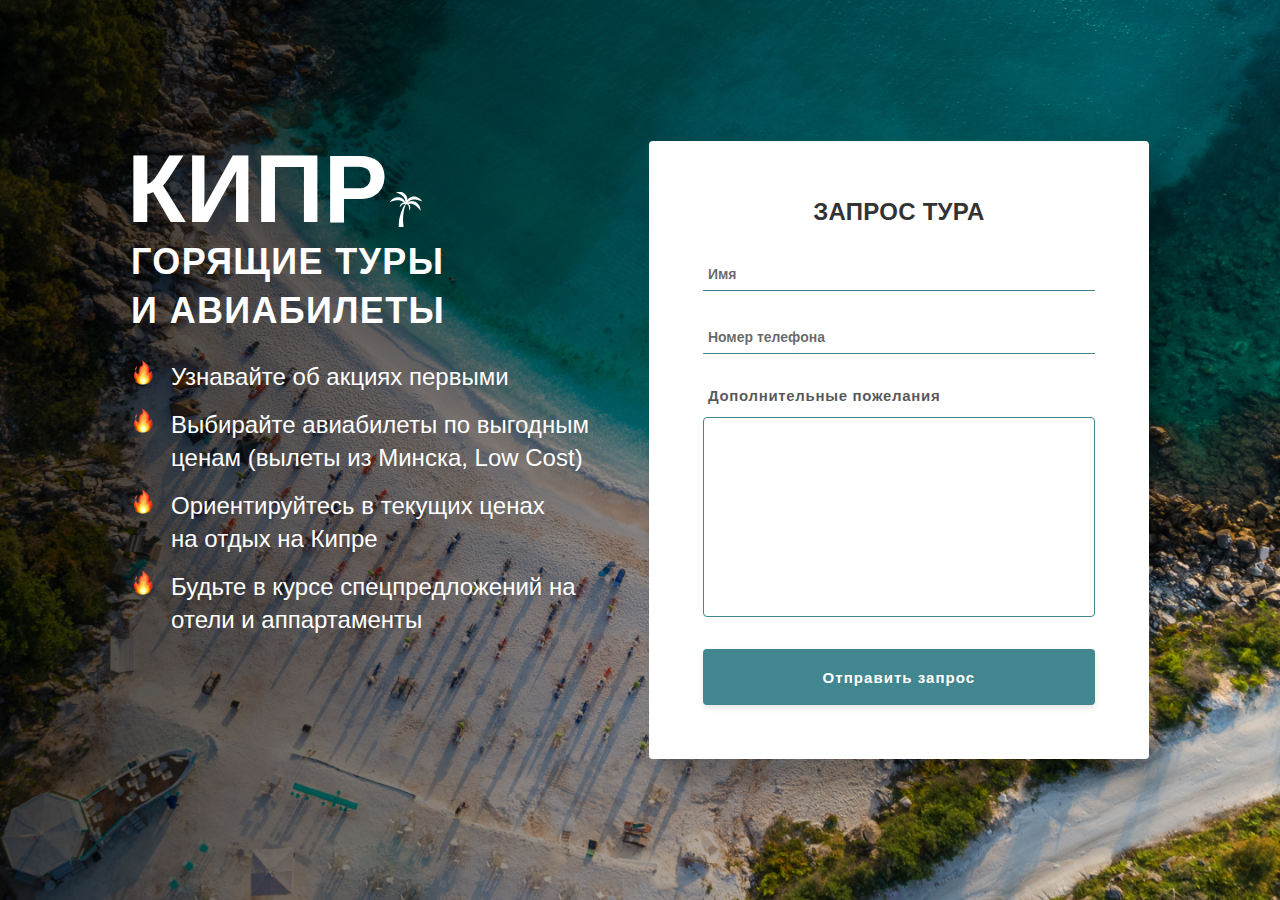
<file: request/index.html>
<html lang="ru">
<head>
	<!-- Global site tag (gtag.js) - Google Analytics -->
	<script async src="https://www.googletagmanager.com/gtag/js?id=UA-156931393-1"></script>
	<script>
		window.dataLayer = window.dataLayer || [];
		function gtag(){dataLayer.push(arguments);}
		gtag('js', new Date());
	
		gtag('config', 'UA-156931393-1');
	</script>
	<!-- Yandex.Metrika counter -->
<script type="text/javascript" >
   (function(m,e,t,r,i,k,a){m[i]=m[i]||function(){(m[i].a=m[i].a||[]).push(arguments)};
   m[i].l=1*new Date();k=e.createElement(t),a=e.getElementsByTagName(t)[0],k.async=1,k.src=r,a.parentNode.insertBefore(k,a)})
   (window, document, "script", "https://mc.yandex.ru/metrika/tag.js", "ym");

   ym(57169573, "init", {
        clickmap:true,
        trackLinks:true,
        accurateTrackBounce:true
   });
</script>
<noscript><div><img src="https://mc.yandex.ru/watch/57169573" style="position:absolute; left:-9999px;" alt="" /></div></noscript>
<!-- /Yandex.Metrika counter -->
    <meta charset="UTF-8">
    <meta name="viewport" content="width=device-width, initial-scale=1.0">
    <meta http-equiv="X-UA-Compatible" content="ie=edge">
	<meta property="og:title" content="Отдых на Кипре">
	<meta property="og:image" content="https://alexeyshulga.github.io/promo-kipr/assets/img/promo-kipr-bg.jpg">
	<meta property="og:url" content="https://alexeyshulga.github.io/promo-kipr/">
	<meta property="og:description" content="Горящие туры и авиабилеты. Ориентируйтесь в текущих ценах на отдых на Кипре!">
    <link rel="shortcut icon" href="./assets/img/fav-icon.png" type="image/x-icon">
    <link rel="stylesheet" href="styles.css">
    <title>Кипр: горящие туры и авиабилеты</title>
	<script type="text/javascript" charset="utf-8" src="//d3rxaij56vjege.cloudfront.net/form-serialize/0.3/serialize.min.js"></script>
</head>

<body>
    <div class="container promo">
        <div class="row">
            <div class="col-xl-6 col-lg-12 col-md-12 col-sm-12 col-12 block-text">
                <div class="hidden-mobile">
                    <p class="title text-uppercase">Кипр <img src="assets/img/palm.png" alt="Пальма"></p>
                    <span class="subtitle text-uppercase">Горящие туры<br>и авиабилеты</span>
                </div>
                <div class="show-mobile mobile-promo-text">
                    <p class="title-mobile text-uppercase">Кипр</p>
                    <span class="subtitle-mobile text-uppercase"> Горящие туры <br>и авиабилеты<img src="assets/img/palm.png" alt="Пальма" class="palm-mobile"></span>
                </div>
                <ul class="features-list">
                    <li>Узнавайте об акциях первыми</li>
                    <li>Выбирайте авиабилеты по выгодным <br>
                        ценам (вылеты из Минска, Low Cost)</li>
                    <li>Ориентируйтесь в текущих ценах
                        <br> на отдых на Кипре</li>
                    <li>Будьте в курсе спецпредложений на <br> отели и аппартаменты</li>
                </ul>
                <!--<p class="show-mobile newsletter-title text-uppercase">Подписка на горящие туры</p>
            <a href="#_form_1_" class="show-mobile"><img src="assets/img/to-bottom.png" alt="Вниз" class="to-bottom"></a>-->
            </div>
            <div class="col-xl-6 col-lg-12 col-md-12 col-sm-12 col-12">
              <div class="_form-wrapper">
                
                <form method="POST" action="https://cyptus.activehosted.com/proc.php" id="_form_14_" class="_form _form_14 _inline-form  _dark" novalidate="">
                  <input type="hidden" name="u" value="14" data-name="u">
                  <input type="hidden" name="f" value="14" data-name="f">
                  <input type="hidden" name="s" data-name="s">
                  <input type="hidden" name="c" value="0" data-name="c">
                  <input type="hidden" name="m" value="0" data-name="m">
                  <input type="hidden" name="act" value="sub" data-name="act">
                  <input type="hidden" name="v" value="2" data-name="v">
                  <div class="_form-content">
                    <div class="_form_element _x82817602 _full_width _clear">
                      <div class="_form-title">
                        Запрос тура
                      </div>
                    </div>
                    <div class="_form_element _x73625232 _full_width ">
                      
                      <div style="
                      padding-bottom: 15px;
                  " class="_field-wrapper">
                        <input class="form-input" type="text" name="fullname" placeholder="Имя" data-name="fullname">
                      </div>
                    </div>
                    <div style="
                    padding-bottom: 10px;
                " class="_form_element _x84284523 _full_width ">
                      
                      <div class="_field-wrapper">
                        <input class="form-input" type="text" name="phone" placeholder="Номер телефона" required="" data-name="phone">
                      </div>
                    </div>
                    <div class="_form_element _x27639111 _full_width ">
                      
                      <div style="display: none;" class="_field-wrapper">
                        <input class="form-input" type="text" name="email" placeholder="Email" value="block@block.block" data-name="email">
                      </div>
                    </div>
                    <div class="_form_element _field37 _full_width ">
                      <label style="font-weight: 600;
                      font-size: 15px;
                      line-height: 25px;
                      letter-spacing: 0.045em;
                      color: rgba(12, 11, 11, 0.7);
                      " class="_form-label">
                        Дополнительные пожелания
                      </label>
                      <div class="_field-wrapper">
                        <textarea style="    height: 200px;
                        border: 1px solid #42868F;
                        box-sizing: border-box;
                        border-radius: 4px;"  name="field[37]" placeholder="" data-name="__2"></textarea>
                      </div>
                    </div>
                    <div style="padding-top: 22px;" class="_button-wrapper _full_width">
                      <button id="_form_14_submit" class="_submit" type="submit">
                        Отправить запрос
                      </button>
                    </div s>
                    <div class="_clear-element">
                    </div>
                  </div>
                  <div class="_form-thank-you" style="display:none;">
                    
                  </div>
                </form><script type="text/javascript">
                window.cfields = {"37":"__2"};
                window._show_thank_you = function(id, message, trackcmp_url) {
                  var form = document.getElementById('_form_' + id + '_'), thank_you = form.querySelector('._form-thank-you');
                  form.querySelector('._form-content').style.display = 'none';
                  thank_you.innerHTML = message;
                  thank_you.style.display = 'block';
                  if (typeof(trackcmp_url) != 'undefined' && trackcmp_url) {
                    // Site tracking URL to use after inline form submission.
                    _load_script(trackcmp_url);
                  }
                  if (typeof window._form_callback !== 'undefined') window._form_callback(id);
                };
                window._show_error = function(id, message, html) {
                  var form = document.getElementById('_form_' + id + '_'), err = document.createElement('div'), button = form.querySelector('button'), old_error = form.querySelector('._form_error');
                  if (old_error) old_error.parentNode.removeChild(old_error);
                  err.innerHTML = message;
                  err.className = '_error-inner _form_error _no_arrow';
                  var wrapper = document.createElement('div');
                  wrapper.className = '_form-inner';
                  wrapper.appendChild(err);
                  button.parentNode.insertBefore(wrapper, button);
                  document.querySelector('[id^="_form"][id$="_submit"]').disabled = false;
                  if (html) {
                    var div = document.createElement('div');
                    div.className = '_error-html';
                    div.innerHTML = html;
                    err.appendChild(div);
                  }
                };
                window._load_script = function(url, callback) {
                  var head = document.querySelector('head'), script = document.createElement('script'), r = false;
                  script.type = 'text/javascript';
                  script.charset = 'utf-8';
                  script.src = url;
                  if (callback) {
                    script.onload = script.onreadystatechange = function() {
                      if (!r && (!this.readyState || this.readyState == 'complete')) {
                        r = true;
                        callback();
                      }
                    };
                  }
                  head.appendChild(script);
                };
                (function() {
                  if (window.location.search.search("excludeform") !== -1) return false;
                  var getCookie = function(name) {
                    var match = document.cookie.match(new RegExp('(^|; )' + name + '=([^;]+)'));
                    return match ? match[2] : null;
                  }
                  var setCookie = function(name, value) {
                    var now = new Date();
                    var time = now.getTime();
                    var expireTime = time + 1000 * 60 * 60 * 24 * 365;
                    now.setTime(expireTime);
                    document.cookie = name + '=' + value + '; expires=' + now + ';path=/';
                  }
                      var addEvent = function(element, event, func) {
                    if (element.addEventListener) {
                      element.addEventListener(event, func);
                    } else {
                      var oldFunc = element['on' + event];
                      element['on' + event] = function() {
                        oldFunc.apply(this, arguments);
                        func.apply(this, arguments);
                      };
                    }
                  }
                  var _removed = false;
                  var form_to_submit = document.getElementById('_form_14_');
                  var allInputs = form_to_submit.querySelectorAll('input, select, textarea'), tooltips = [], submitted = false;
                
                  var getUrlParam = function(name) {
                    var regexStr = '[\?&]' + name + '=([^&#]*)';
                    var results = new RegExp(regexStr, 'i').exec(window.location.href);
                    return results != undefined ? decodeURIComponent(results[1]) : false;
                  };
				  var visible_inputs = 0;
				  var gets_inputs = 0;
                  for (var i = 0; i < allInputs.length; i++) {
				  
					var style = window.getComputedStyle(allInputs[i], null);
					var style_parent = window.getComputedStyle(allInputs[i].parentElement, null);
					if (style.display !== 'none' && style_parent.display !== 'none' ) {
						visible_inputs++;
					}
				  
                    var regexStr = "field\\[(\\d+)\\]";
                    var results = new RegExp(regexStr).exec(allInputs[i].name);
                    if (results != undefined) {
                      allInputs[i].dataset.name = window.cfields[results[1]];
                    } else {
                      allInputs[i].dataset.name = allInputs[i].name;
                    }
                    var fieldVal = getUrlParam(allInputs[i].dataset.name);
                
                    if (fieldVal) {
                      if (allInputs[i].dataset.autofill === "false") {
                        continue;
                      }
					  gets_inputs++;
                      if (allInputs[i].type == "radio" || allInputs[i].type == "checkbox") {
                        if (allInputs[i].value == fieldVal) {
                          allInputs[i].checked = true;
                        }
                      } else {
                        allInputs[i].value = fieldVal;
                      }
                    }
                  }
				  
				  if(gets_inputs == visible_inputs && gets_inputs != 0)
					form_to_submit.submit();
                
                  var remove_tooltips = function() {
                    for (var i = 0; i < tooltips.length; i++) {
                      tooltips[i].tip.parentNode.removeChild(tooltips[i].tip);
                    }
                    tooltips = [];
                  };
                  var remove_tooltip = function(elem) {
                    for (var i = 0; i < tooltips.length; i++) {
                      if (tooltips[i].elem === elem) {
                        tooltips[i].tip.parentNode.removeChild(tooltips[i].tip);
                        tooltips.splice(i, 1);
                        return;
                      }
                    }
                  };
                  var create_tooltip = function(elem, text) {
                    var tooltip = document.createElement('div'), arrow = document.createElement('div'), inner = document.createElement('div'), new_tooltip = {};
                    if (elem.type != 'radio' && elem.type != 'checkbox') {
                      tooltip.className = '_error';
                      arrow.className = '_error-arrow';
                      inner.className = '_error-inner';
                      inner.innerHTML = text;
                      tooltip.appendChild(arrow);
                      tooltip.appendChild(inner);
                      elem.parentNode.appendChild(tooltip);
                    } else {
                      tooltip.className = '_error-inner _no_arrow';
                      tooltip.innerHTML = text;
                      elem.parentNode.insertBefore(tooltip, elem);
                      new_tooltip.no_arrow = true;
                    }
                    new_tooltip.tip = tooltip;
                    new_tooltip.elem = elem;
                    tooltips.push(new_tooltip);
                    return new_tooltip;
                  };
                  var resize_tooltip = function(tooltip) {
                    var rect = tooltip.elem.getBoundingClientRect();
                    var doc = document.documentElement, scrollPosition = rect.top - ((window.pageYOffset || doc.scrollTop)  - (doc.clientTop || 0));
                    if (scrollPosition < 40) {
                      tooltip.tip.className = tooltip.tip.className.replace(/ ?(_above|_below) ?/g, '') + ' _below';
                    } else {
                      tooltip.tip.className = tooltip.tip.className.replace(/ ?(_above|_below) ?/g, '') + ' _above';
                    }
                  };
                  var resize_tooltips = function() {
                    if (_removed) return;
                    for (var i = 0; i < tooltips.length; i++) {
                      if (!tooltips[i].no_arrow) resize_tooltip(tooltips[i]);
                    }
                  };
                  var validate_field = function(elem, remove) {
                    var tooltip = null, value = elem.value, no_error = true;
                    remove ? remove_tooltip(elem) : false;
                    if (elem.type != 'checkbox') elem.className = elem.className.replace(/ ?_has_error ?/g, '');
                    if (elem.getAttribute('required') !== null) {
                      if (elem.type == 'radio' || (elem.type == 'checkbox' && /any/.test(elem.className))) {
                        var elems = form_to_submit.elements[elem.name];
                        if (!(elems instanceof NodeList || elems instanceof HTMLCollection) || elems.length <= 1) {
                          no_error = elem.checked;
                        }
                        else {
                          no_error = false;
                          for (var i = 0; i < elems.length; i++) {
                            if (elems[i].checked) no_error = true;
                          }
                        }
                        if (!no_error) {
                          tooltip = create_tooltip(elem, "Выберите вариант.");
                        }
                      } else if (elem.type =='checkbox') {
                        var elems = form_to_submit.elements[elem.name], found = false, err = [];
                        no_error = true;
                        for (var i = 0; i < elems.length; i++) {
                          if (elems[i].getAttribute('required') === null) continue;
                          if (!found && elems[i] !== elem) return true;
                          found = true;
                          elems[i].className = elems[i].className.replace(/ ?_has_error ?/g, '');
                          if (!elems[i].checked) {
                            no_error = false;
                            elems[i].className = elems[i].className + ' _has_error';
                            err.push("Требуется проверка %s".replace("%s", elems[i].value));
                          }
                        }
                        if (!no_error) {
                          tooltip = create_tooltip(elem, err.join('<br/>'));
                        }
                      } else if (elem.tagName == 'SELECT') {
                        var selected = true;
                        if (elem.multiple) {
                          selected = false;
                          for (var i = 0; i < elem.options.length; i++) {
                            if (elem.options[i].selected) {
                              selected = true;
                              break;
                            }
                          }
                        } else {
                          for (var i = 0; i < elem.options.length; i++) {
                            if (elem.options[i].selected && !elem.options[i].value) {
                              selected = false;
                            }
                          }
                        }
                        if (!selected) {
                          elem.className = elem.className + ' _has_error';
                          no_error = false;
                          tooltip = create_tooltip(elem, "Выберите вариант.");
                        }
                      } else if (value === undefined || value === null || value === '') {
                        elem.className = elem.className + ' _has_error';
                        no_error = false;
                        tooltip = create_tooltip(elem, "Это поле обязательно к заполнению.");
                      }
                    }
                    if (no_error && elem.name == 'email') {
                      if (!value.match(/^[\+_a-z0-9-'&=]+(\.[\+_a-z0-9-']+)*@[a-z0-9-]+(\.[a-z0-9-]+)*(\.[a-z]{2,})$/i)) {
                        elem.className = elem.className + ' _has_error';
                        no_error = false;
                        tooltip = create_tooltip(elem, "Введите действительный адрес электронной почты.");
                      }
                    }
                    if (no_error && /date_field/.test(elem.className)) {
                      if (!value.match(/^\d\d\d\d-\d\d-\d\d$/)) {
                        elem.className = elem.className + ' _has_error';
                        no_error = false;
                        tooltip = create_tooltip(elem, "Введите действительную дату.");
                      }
                    }
                    tooltip ? resize_tooltip(tooltip) : false;
                    return no_error;
                  };
                  var needs_validate = function(el) {
                    return el.name == 'email' || el.getAttribute('required') !== null;
                  };
                  var validate_form = function(e) {
                    var err = form_to_submit.querySelector('._form_error'), no_error = true;
                    if (!submitted) {
                      submitted = true;
                      for (var i = 0, len = allInputs.length; i < len; i++) {
                        var input = allInputs[i];
                        if (needs_validate(input)) {
                          if (input.type == 'text') {
                            addEvent(input, 'blur', function() {
                              this.value = this.value.trim();
                              validate_field(this, true);
                            });
                            addEvent(input, 'input', function() {
                              validate_field(this, true);
                            });
                          } else if (input.type == 'radio' || input.type == 'checkbox') {
                            (function(el) {
                              var radios = form_to_submit.elements[el.name];
                              for (var i = 0; i < radios.length; i++) {
                                addEvent(radios[i], 'click', function() {
                                  validate_field(el, true);
                                });
                              }
                            })(input);
                          } else if (input.tagName == 'SELECT') {
                            addEvent(input, 'change', function() {
                              validate_field(this, true);
                            });
                          } else if (input.type == 'textarea'){
                            addEvent(input, 'input', function() {
                              validate_field(this, true);
                            });
                          }
                        }
                      }
                    }
                    remove_tooltips();
                    for (var i = 0, len = allInputs.length; i < len; i++) {
                      var elem = allInputs[i];
                      if (needs_validate(elem)) {
                        if (elem.tagName.toLowerCase() !== "select") {
                          elem.value = elem.value.trim();
                        }
                        validate_field(elem) ? true : no_error = false;
                      }
                    }
                    if (!no_error && e) {
                      e.preventDefault();
                    }
                    resize_tooltips();
                    return no_error;
                  };
                  addEvent(window, 'resize', resize_tooltips);
                  addEvent(window, 'scroll', resize_tooltips);
                  window._old_serialize = null;
                  if (typeof serialize !== 'undefined') window._old_serialize = window.serialize;
                  _load_script("//d3rxaij56vjege.cloudfront.net/form-serialize/0.3/serialize.min.js", function() {
                    window._form_serialize = window.serialize;
                    if (window._old_serialize) window.serialize = window._old_serialize;
                  });
                  var form_submit = function(e) {
                    e.preventDefault();
                    if (validate_form()) {
                      // use this trick to get the submit button & disable it using plain javascript
                      document.querySelector('#_form_14_submit').disabled = true;
                            var serialized = _form_serialize(document.getElementById('_form_14_'));
                      var err = form_to_submit.querySelector('._form_error');
                      err ? err.parentNode.removeChild(err) : false;
                      _load_script('https://cyptus.activehosted.com/proc.php?' + serialized + '&jsonp=true');
                    }
                    return false;
                  };
                  addEvent(form_to_submit, 'submit', form_submit);
                })();
                
                </script></div>
            </div>
        </div>
    </div>


</body>
</html>
</file>
<file: request/styles.css>
#_form_14_ { font-size:14px; line-height:1.6; font-family:arial, helvetica, sans-serif; margin:0; }
                 #_form_14_ * { outline:0; }
                 ._form_hide { display:none; visibility:hidden; }
                 ._form_show { display:block; visibility:visible; }
                 #_form_14_._form-top { top:0; }
                 #_form_14_._form-bottom { bottom:0; }
                 #_form_14_._form-left { left:0; }
                 #_form_14_._form-right { right:0; }
                 #_form_14_ textarea { resize:none; }
                 #_form_14_ ._submit {width: 100%;
                    -webkit-appearance: none;
                    cursor: pointer;
                    font-family: arial, sans-serif;
                    font-size: 14px;
                    text-align: center;
                    background: #42868f !important;
                    border: 0 !important;
                    -moz-border-radius: 4px !important;
                    -webkit-border-radius: 4px !important;
                    border-radius: 4px !important;
                    padding: 10px !important;
                    box-shadow: 0px 3px 6px rgba(0, 0, 0, 0.1);
                    border-radius: 4px;
                    height: 56px;
                    font-weight: 550;
                    font-size: 15px;
                    line-height: 25px;
                    text-align: center;
                    letter-spacing: 0.07em;
                    color: #FFFFFF;}
                 #_form_14_ ._close-icon { cursor:pointer; background-image:url('https://d226aj4ao1t61q.cloudfront.net/esfkyjh1u_forms-close-dark.png'); background-repeat:no-repeat; background-size:14.2px 14.2px; position:absolute; display:block; top:11px; right:9px; overflow:hidden; width:16.2px; height:16.2px; }
                 #_form_14_ ._close-icon:before { position:relative; }
                 #_form_14_ ._form-body { margin-bottom:30px; }
                 #_form_14_ ._form-image-left { width:150px; float:left; }
                 #_form_14_ ._form-content-right { margin-left:164px; }
                 #_form_14_ ._form-branding { color:#fff; font-size:10px; clear:both; text-align:left; margin-top:30px; font-weight:100; }
                 #_form_14_ ._form-branding ._logo { display:block; width:130px; height:14px; margin-top:6px; background-image:url('https://d226aj4ao1t61q.cloudfront.net/hh9ujqgv5_aclogo_li.png'); background-size:130px auto; background-repeat:no-repeat; }
                 #_form_14_ ._form-label,#_form_14_ ._form_element ._form-label { font-weight:bold; margin-bottom:5px; display:block; padding: 4px 5px; }
                 #_form_14_._dark ._form-branding { color:#333; }
                 #_form_14_._dark ._form-branding ._logo { background-image:url('https://d226aj4ao1t61q.cloudfront.net/jftq2c8s_aclogo_dk.png'); }
                 #_form_14_ ._form_element { position:relative; margin-bottom:10px; font-size:0; max-width:100%; }
                 #_form_14_ ._form_element * { font-size:14px; }
                 #_form_14_ ._form_element._clear { clear:both; width:100%; float:none; }
                 #_form_14_ ._form_element._clear:after { clear:left; }
                 #_form_14_ ._form_element input[type="text"],#_form_14_ ._form_element input[type="date"],#_form_14_ ._form_element select,#_form_14_ ._form_element textarea:not(.g-recaptcha-response) { display:block; width:100%; -webkit-box-sizing:border-box; -moz-box-sizing:border-box; box-sizing:border-box; }
                 #_form_14_ ._field-wrapper { position:relative; }
                 #_form_14_ ._inline-style { float:left; }
                 #_form_14_ ._inline-style input[type="text"] { width:150px; }
                 #_form_14_ ._inline-style:not(._clear) + ._inline-style:not(._clear) { margin-left:20px; }
                 #_form_14_ ._form_element img._form-image { max-width:100%; }
                 #_form_14_ ._clear-element { clear:left; }
                 #_form_14_ ._full_width { width:100%; }
                 #_form_14_ ._form_full_field { display:block; width:100%; margin-bottom:10px; }
                 #_form_14_ input[type="text"]._has_error,#_form_14_ textarea._has_error { border:#f37c7b 1px solid; }
                 #_form_14_ input[type="checkbox"]._has_error { outline:#f37c7b 1px solid; }
                 #_form_14_ ._error { display:block; position:absolute; font-size:14px; z-index:10000001; }
                 #_form_14_ ._error._above { padding-bottom:4px; bottom:39px; right:0; }
                 #_form_14_ ._error._below { padding-top:4px; top:100%; right:0; }
                 #_form_14_ ._error._above ._error-arrow { bottom:0; right:15px; border-left:5px solid transparent; border-right:5px solid transparent; border-top:5px solid #f37c7b; }
                 #_form_14_ ._error._below ._error-arrow { top:0; right:15px; border-left:5px solid transparent; border-right:5px solid transparent; border-bottom:5px solid #f37c7b; }
                 #_form_14_ ._error-inner { padding:8px 12px; background-color:#f37c7b; font-size:14px; font-family:arial, sans-serif; color:#fff; text-align:center; text-decoration:none; -webkit-border-radius:4px; -moz-border-radius:4px; border-radius:4px; }
                 #_form_14_ ._error-inner._form_error { margin-bottom:5px; text-align:left; }
                 #_form_14_ ._button-wrapper ._error-inner._form_error { position:static; }
                 #_form_14_ ._error-inner._no_arrow { margin-bottom:10px; }
                 #_form_14_ ._error-arrow { position:absolute; width:0; height:0; }
                 #_form_14_ ._error-html { margin-bottom:10px; }
                 .pika-single { z-index:10000001 !important; }
                 @media all and (min-width:320px) and (max-width:1100px) { ::-webkit-scrollbar { display:none; }
                 #_form_14_ { margin:0; width:100%; min-width:100%; max-width:100%; box-sizing:border-box; }
                 #_form_14_ * { -webkit-box-sizing:border-box; -moz-box-sizing:border-box; box-sizing:border-box; font-size:1em; }
                 #_form_14_ ._form-content { margin:0; width:100%; }
                 #_form_14_ ._form-inner { display:block; min-width:100%; }
                 #_form_14_ ._form-title,#_form_14_ ._inline-style { margin-top:0; margin-right:0; margin-left:0; }
                 #_form_14_ ._form-title { font-size:1.2em; }
                 #_form_14_ ._form_element { margin:0 0 20px; padding:0; width:100%; }
                 #_form_14_ ._form-element,#_form_14_ ._inline-style,#_form_14_ input[type="text"],#_form_14_ label,#_form_14_ p,#_form_14_ textarea:not(.g-recaptcha-response) { float:none; display:block; width:100%; }
                 #_form_14_ ._row._checkbox-radio label { display:inline; }
                 #_form_14_ ._row,#_form_14_ p,#_form_14_ label { margin-bottom:0.7em; width:100%; }
                 #_form_14_ ._row input[type="checkbox"],#_form_14_ ._row input[type="radio"] { margin:0 !important; vertical-align:middle !important; }
                 #_form_14_ ._row input[type="checkbox"] + span label { display:inline; }
                 #_form_14_ ._row span label { margin:0 !important; width:initial !important; vertical-align:middle !important; }
                 #_form_14_ ._form-image { max-width:100%; height:auto !important; }
                 #_form_14_ input[type="text"] { padding-left:10px; padding-right:10px; font-size:16px; line-height:1.3em; -webkit-appearance:none; }
                 #_form_14_ input[type="radio"],#_form_14_ input[type="checkbox"] { display:inline-block; width:1.3em; height:1.3em; font-size:1em; margin:0 0.3em 0 0; vertical-align:baseline; }
                 #_form_14_ button[type="submit"] { padding:20px; font-size:1em; }
                 #_form_14_ ._inline-style { margin:20px 0 0 !important; }
                 #_form_14_ ._form-label, #_form_14_ ._form_element ._form-label {
                    
                    padding: 4px 10px;
                }
                 }
                 #_form_14_ {position: relative;
                    text-align: left;
                    margin: 0 auto;
                    padding: 54px;
                    -webkit-box-sizing: border-box;
                    -moz-box-sizing: border-box;
                    box-sizing: border-box;
                    *zoom: 1;
                    background: #fff !important;
                    width: 500px;
                    -moz-border-radius: 0px !important;
                    -webkit-border-radius: 4px !important;
                    border-radius: 4px !important;
                    color: #333 !important;
                    box-shadow: 12px 24px 25px rgba(0, 0, 0, 0.31); }
                 #_form_14_ ._form-title { font-weight: 600;
                    font-size: 24px;
                    line-height: 33px;
                    text-align: center;
                    letter-spacing: 0.01em;
                    text-transform: uppercase;
                    color: #333333;
                    padding: 0px 0 20px 0;}
                 #_form_14_:before,#_form_14_:after { content:" "; display:table; }
                 #_form_14_:after { clear:both; }
                 #_form_14_._inline-style { width:auto; display:inline-block; }
                 #_form_14_._inline-style input[type="text"],#_form_14_._inline-style input[type="date"] { padding:10px 12px; }
                 #_form_14_._inline-style button._inline-style { position:relative; top:27px; }
                 #_form_14_._inline-style p { margin:0; }
                 #_form_14_._inline-style ._button-wrapper { position:relative; margin:27px 12.5px 0 20px; }
                 #_form_14_ ._form-thank-you { position:relative; left:0; right:0; text-align:center; font-size:18px; }
                 @media all and (min-width:320px) and (max-width:667px) { #_form_14_._inline-form._inline-style ._inline-style._button-wrapper { margin-top:20px !important; margin-left:0 !important; }
                 }

                 .form-input {
                    width: 100%;
                    padding: 5px;
                    border: none;
                    border-bottom: 1px solid #42868F;
                    outline: none;
                    font-weight: 600;
                    font-size: 16px;
                    line-height: 22px;
                    color: #000;
                    margin-bottom: 5px;
                    box-sizing: border-box;
                }
               


/*** ALL ***/

@import url('https://fonts.googleapis.com/css?family=Open+Sans:400,600,900&display=swap&subset=cyrillic');

body {
    background: url(assets/img/promo-kipr-bg.jpg);
    background-size: cover;
    background-repeat: no-repeat;
    margin: 0;
    min-height: 100vh;
    min-height: -webkit-fill-available;
}

html {

}

* {

    font-family: 'Open Sans', sans-serif;
}

.container {
    max-width: 1140px;
    margin-right: auto;
    margin-left: auto;
}

.row {
    display: flex;
    justify-content: space-between;
    flex-wrap: wrap;
}

/* .col-6 {
    width: 49%;
} */

.col-4 {
    width: 33.33333%;
}

p,
span,
h1,
h2,
h3,
h4,
h5,
h6,
b,
strong,
em,
a {
    font-family: 'Open Sans', sans-serif;
    color: #211e1c;
    text-decoration: none;
}

p {
    font-size: 16px;
    line-height: 22px;
    margin: 0;
}

.text-uppercase {
    text-transform: uppercase;
}
.title {
    font-weight: 700;
    font-size: 96px;
    line-height: 1;
    color: #FFFFFF;
    position: relative;
    margin-left: -4px;
}

.title-mobile {
    font-weight: bold;
    font-size: 48px;
    line-height: 1;
    letter-spacing: 0.075em;
    color: #FFFFFF;
}

.title img {
    position: absolute;
    bottom: 10px;
}

.subtitle {
    font-weight: bold;
    font-size: 36px;
    line-height: 49px;
    color: #FFFFFF;
    letter-spacing: 1pt;
}

.subtitle img {
    position: absolute;
    bottom: 10px;
}

.subtitle-mobile {
    color: #FFFFFF;
    font-weight: 400;
    font-size: 18px;
    line-height: 25px;
    letter-spacing: 0.105em;
    position: relative;
}

.subtitle-mobile img {
    position: absolute;
    top: 5px;
    
}

.features-list {
    margin-top: 100px;
    list-style: none;
    display: inline-block;
}

.features-list li {
    font-weight: 400;
    font-size: 24px;
    line-height: 33px;
    color: #FFFFFF;
    position: relative;
    margin-bottom: 15px;

}

.features-list li:before {
    position: absolute;
    left: -40px;
    background-image: url(assets/img/filre.png);
    content: "";
    width: 25px;
    height: 25px;
}

.block-form {
    background: #FEFEFE;
    box-shadow: 12px 24px 25px rgba(0, 0, 0, 0.31);
    border-radius: 4px;
    padding: 55px;
    box-sizing: border-box;
    width: 35em;
    display: inline-block;
}

.block-form__title {
    font-weight: 600;
    font-size: 24px;
    line-height: 33px;
    text-align: center;
    color: #333333;
    margin-bottom: 25px;
}

.palm-mobile {
    margin-top: 15px;
}

.form {
    margin-top: 10px;
}

.form-input {
    width: 100%;
    padding: 5px;
    border: none;
    border-bottom: 1px solid #42868F;
    outline: none;
    font-weight: 600;
    font-size: 16px;
    line-height: 22px;
    color: #000;
    margin-bottom: 5px;
	box-sizing: border-box;
}

.form-input::placeholder {
    color: rgba(0, 0, 0, 0.6);
}

.form-text {
    font-weight: 600;
    font-size: 18px;
    line-height: 25px;
    letter-spacing: 0.045em;
    color: rgba(12, 11, 11, 0.7);
    margin-bottom: 20px;
	margin-top: 10px;
}

.styled-checkbox {
    position: absolute;
    opacity: 0;
}

.styled-checkbox+label {
    position: relative;
    cursor: pointer;
    padding: 0;
    font-weight: 600;
    color: rgba(12, 11, 11, 0.7);
}

.styled-checkbox+label:before {
    content: "";
    margin-right: 5px;
    display: inline-block;
    vertical-align: text-top;
    width: 16px;
    height: 16px;
    border: 2px solid #42868F;
    border-radius: 4px;
}

.styled-checkbox:hover+label:before {
    background: rgba(8, 96, 108, 0.2);
}

.styled-checkbox:checked+label:before {
    background: #42868F;
    content: url("assets/img/checked.png");
}

.checkboxes {
    margin: 0 0 20px 0;
    padding: 0;
    list-style-type: none;
    columns: 2;
}

.checkboxes li {
    margin-bottom: 10px;
}

.form-button {
    width: 100%;
    padding: 15px;
    font-weight: 600;
    font-size: 16px;
    line-height: 25px;
    text-align: center;
    letter-spacing: 0.045em;
    color: #FFFFFF;
    background: #42868F;
    box-shadow: 0 3px 6px rgba(0, 0, 0, 0.1);
    border-radius: 4px;
    border: none;
    outline: none;
    cursor: pointer;
}

.show-mobile {
    display: none;
}

.form-button:hover {
    background: #4EA0AB;
}

.checkbox-divs {
    display: flex;
    flex-wrap: wrap;
    margin-bottom: 20px;
    flex-direction: column;
    height: 250px;
    margin-top: 25px;
}

.checkbox-divs div {
    display: inline-block;
    margin-bottom: 12px !important;
}

._error-inner {
    color: #8F4242;
}

@media screen and (min-width: 835px) and (max-width: 1100px) {
    .promo {
        padding-left: 0;
        padding-right: 0;
    }
}

/* @media screen and (max-height: 1024px) {
    .col-6 {
        width: 100%;
    }
} */

@media screen and (max-width: 1100px) {

    ._button-wrapper{
        display: flex;
        justify-content: center;
    }
    
    .form-button{
        font-size: 14px;
        width: 80%;
        white-space: nowrap;
    }

    .form-text{
        padding: 20px;
    }

    .checkbox-divs {
        height: 160px;
        width: 100%;
        padding: 10px;
    }

    body {
        background: none;
    }

    .hidden-mobile {
        display: none;
    }

    .promo {
        padding: 0;
    }

    .block-text {
        width: 100%;
        background: linear-gradient(rgba(0, 0, 0, 0) 1.68%, rgba(0, 0, 0, 0.6497) 500%), url(assets/img/promo-kipr-bg.jpg);
        background-position: 40% 30%;
        text-align: center;
        background-size: cover;
    }

    .block-form {
        padding: 34px;
		padding-top: 25px;
		padding-bottom: 25px;
		box-sizing: border-box;
		box-shadow: none;
        width: 100%;
    }
	.col-xl-6.col-lg-12.col-md-12.col-sm-12.col-12:nth-child(2) {
		width: 100%;
	}
    .title-mobile {
        margin-top: 25px;
    }

    .show-mobile {
        display: flex;
        text-align: initial;
        align-items: center;
        flex-direction: column;
    }

    .newsletter-title {
        font-weight: 600;
        font-size: 14px;
        line-height: 19px;
        text-align: center;
        color: #FFFFFF;
        margin-top: 50px;
    }

    .to-bottom {
        display: block;
        margin: 20px auto 50px auto;
        cursor: pointer;
    }

    #_form_1_ ._error._above {
        bottom: 0 !important;
    }

    .title-mobile {
        font-size: 72px;
    }

    .subtitle-mobile {
        padding-left: 16px;
        font-size: 24px;
    }

    .block-form__title {
        font-size: 12.5px;
        margin-bottom: 10px;
        letter-spacing: 0.045em;
        white-space: nowrap;
}
    }

    .features-list {
        margin-top: 25px;
        margin-bottom: 25px;
        text-align: left;
    }


@media(max-width: 576px) {
    .features-list li {
        font-size: 18px;
    }
	.features-list li {
        margin-bottom: 12px;
        line-height: 24px;
	}
}



@media(max-width: 425px) {

    .features-list {
        width: 80vw;
    }



    .checkbox-divs {
        height: 230px;
        width: 100%;
    }
}

@media screen and (max-width: 400px) {

    .form-button{
        width: 100%;
    }

    body {
        background-position: 33% center;
    }

    .features-list {
        margin-top: 35px;
        margin-bottom: 60px;
    }

    .features-list li {
        font-size: 18px;
        line-height: 18px;
        letter-spacing: 0.01em;
    }

    .mobile-promo-text {
        
    }

    .features-list li {
        font-size: 14px;
    }

    #_form_14_ ._form_element * {
        font-size: 13px!important;
    }
}

@media screen and (max-width: 325px) {

    .show-mobile {
        padding: 0;
    }
    
    .form-button{
        font-size: 14px;
    
    }

    .checkbox-divs {
        height: 520px;
        width: 100%;
    }

    /* .features-list li {
        font-size: 14px;
        line-height: 19px;
        letter-spacing: 0.01em;
    } */
    .block-text {
        padding: 0 15px;
    }

    /* .block-text {
        padding-left: 23px;
        padding-right: 23px;
    }



    .block-form__title {
        font-size: 16px;
        letter-spacing: 0.045em;
    }

    .checkbox-divs div {
        width: 100% !important;
    } */

    /* #_form_1_ button[type="submit"] {
        position: absolute;
        left: 13px;
    } */
}
/*adaptive*/
@media (min-width: 1100px){
	body{
		display: flex;
		flex-direction: row;
		flex-wrap: wrap;
		justify-content: center;
		align-items: center;
	}
	.container.promo > .row > .block-text{
		margin-right: 60px;
    }
    
}

@media (max-width: 700px) and (min-width: 1099){
    .block-form {
        padding: 70px;
        padding-top: 25px;
        padding-bottom: 70px;
    }
}

@media (min-width: 420px) and (max-width:1099px){
	#_form_1_ ._error-inner {
		padding: 0;
		background-color: white;
		font-size: 14px;
		font-family: arial, sans-serif;
		color: #A46968;
		text-align: center;
		text-decoration: none;
		-webkit-border-radius: 4px;
		-moz-border-radius: 4px;
		border-radius: 4px;
    }
    .block-form{
        padding: 70px;
        padding-top: 25px;
        padding-bottom: 70px
    }
	#_form_1_ ._error._above ._error-arrow {
		display: none;
	}
	/* span.subtitle-mobile.text-uppercase:before {
		content: "";
		width: 13px;
		height: 45px;
		display: block;
		float: left;
	} */
	.subtitle-mobile img {
		top: -3px;
	}
	.form_filled .features-list{
		display:none;
	}
	.form_filled .col-xl-6.col-lg-12.col-md-12.col-sm-12.col-12:nth-child(2) {
		margin-top: 15vh;
	}
	.form_filled .block-form{
		margin: 0 auto;
		width: 70%;
		display: block;
	}
	.form_filled .block-text{
		background: none !important;
	}
	.form_filled{
		height: 100vh;
		background: url(assets/img/promo-kipr-bg.jpg) !important;
	}
}
@media (max-width: 400px){
	#_form_1_ ._error._below {
		top: 33px;
	}
	#_form_1_ ._error-inner {
		padding: 0;
		background-color: white;
		font-size: 14px;
		font-family: arial, sans-serif;
		color: #A46968;
		text-align: center;
		text-decoration: none;
		-webkit-border-radius: 4px;
		-moz-border-radius: 4px;
		border-radius: 4px;
		font-size: 13px;
	}
	#_form_1_ ._error._below ._error-arrow {
		display: none;
	}
	#_form_1_ ._error._above ._error-arrow {
		display: none;
	}
	.subtitle-mobile img {
		top: -6px;
        right: 0px;
	}
	.features-list li:before {
		left: -30px;
		content: "";
		width: 17px;
		height: 17px;
		top: 2px;
		background-size: 17px 17px;
	}
	.title-mobile {
		margin-right: 72px;
		font-size: 48px;
	}
	.features-list {
		padding-left: 27px;
		width: auto;
	}
	.subtitle-mobile {
		font-size: 18px;
		margin-left: -34px;
	}
	span.subtitle-mobile.text-uppercase:before{
		width: 0;
	}
	span.subtitle-mobile.text-uppercase:after {
		content: "";
		width: 36px;
		height: 33px;
		display: block;
		float: right;
	}
	.checkbox-divs {
		height: auto;
	}
	.form_filled .features-list{
		display:none;
	}
	.form_filled .block-text{
		background: none !important;
	}
	.form_filled{
		height: 100vh;
		background: url(assets/img/promo-kipr-bg.jpg) !important;
	}
	.form_filled .col-xl-6.col-lg-12.col-md-12.col-sm-12.col-12:nth-child(2) {
		margin-top: 15vh;
	}
	.form_filled .block-form{
		margin: 0 auto;
		width: 70%;
		display: block;
	}
}
@media screen and (max-width: 560px){
	.checkbox-divs {
		height: 240px;
	}
}
@media screen and (max-width: 450px){
	.checkbox-divs {
		height: 245px;
	}
}
@media screen and (max-width: 350px){
	.checkbox-divs {
		height: auto;
	}
}
</file>
